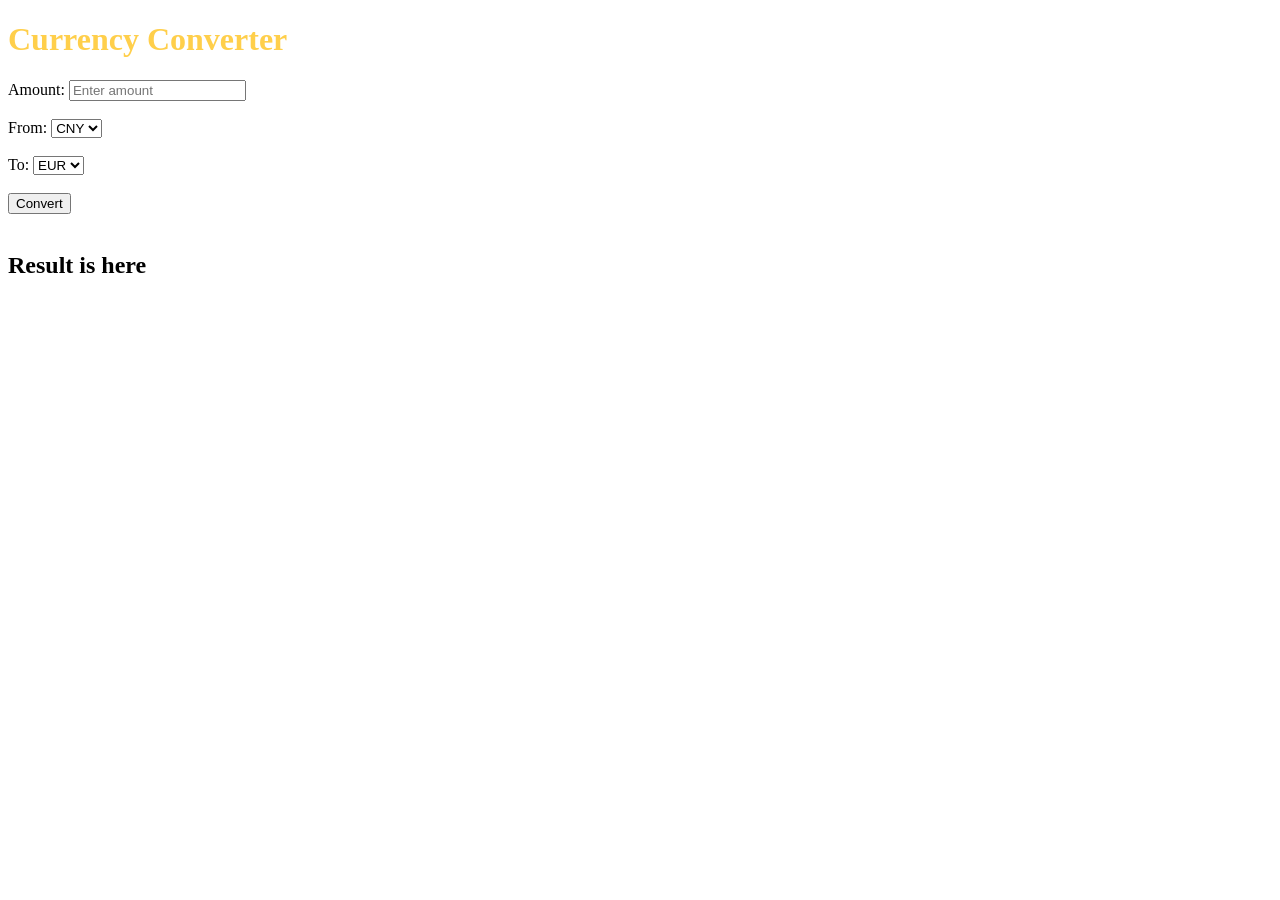
<file: index.html>
<!doctype html>
<html lang="en">
    <head>
        <meta charset="UTF-8">
        <meta name="viewport" content="width=device-width, initial-scale=1.0">
        <title>Currency Converter</title>
    </head>

    <style>
        h1{
            text-align:left;
            color:rgb(255, 207, 75);
        }

        <p class="result">{
            text-align:left;
            color:rgb(255, 207, 75);
        }
    </style>

    <body>
        <h1>Currency Converter</h1>
        <label for="amount">Amount:</label>
        <input type="number"id="amount" placeholder="Enter amount"><br><br>


        <label for="fromCurrency">From:</label>
        <select id="fromCurrency">
            <option value="CNY">CNY</option>
            <option value="EUR">EUR</option>
        </select>
        <br><br>

        <label for="toCurrency">To:</label>
        <select id="toCurrency">
            <option value="EUR">EUR</option>
            <option value="CNY">CNY</option>
        </select>
        <br><br>

        <button id="convertButton">Convert</button><br><br>

        <h2 id="result">Result is here</h2>

        <script src="CS7025-Programming for Digital Media-lesson3.js"></script>

    </body>
</html>
</file>
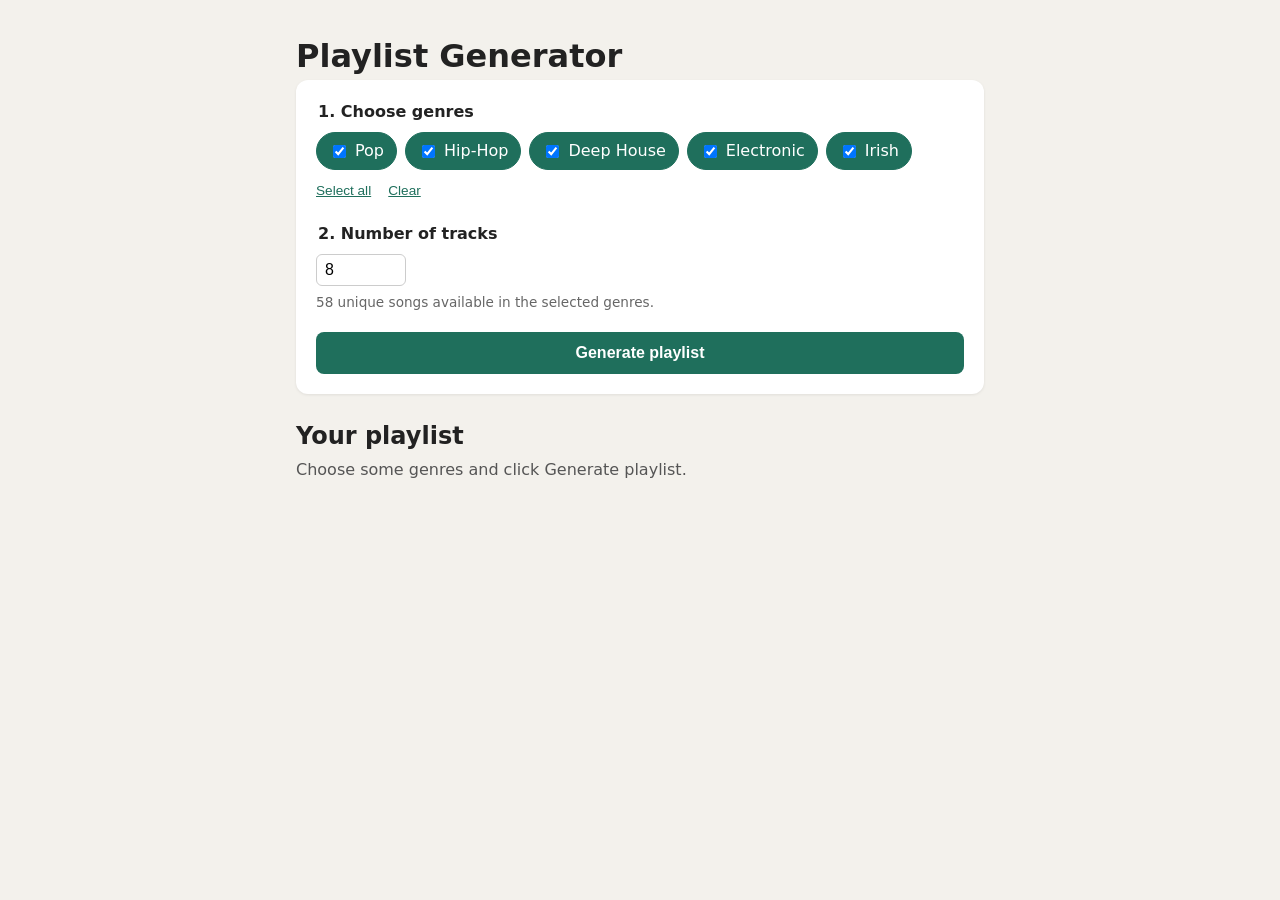
<file: lab5-playlist/index.html>
<!DOCTYPE html>
<html lang="en">
<head>
  <meta charset="UTF-8">
  <meta name="viewport" content="width=device-width, initial-scale=1.0">
  <title>Playlist Generator</title>
  <link rel="stylesheet" href="style.css">
</head>
<body>
  <main class="app">
    <header>
      <h1>Playlist Generator</h1>
    </header>

    <!-- Controls: the user picks genres and how many tracks they want -->
    <section class="controls">
      <fieldset>
        <legend>1. Choose genres</legend>
        <!-- The checkboxes are created by script.js from the library array -->
        <div id="genreList" class="genre-list"></div>
        <div class="small-buttons">
          <button type="button" id="selectAllBtn" class="link-btn">Select all</button>
          <button type="button" id="clearAllBtn" class="link-btn">Clear</button>
        </div>
      </fieldset>

      <fieldset>
        <legend>2. Number of tracks</legend>
        <input type="number" id="trackCount" min="1" value="8">
        <p id="availableInfo" class="hint"></p>
      </fieldset>

      <button type="button" id="generateBtn" class="generate-btn">Generate playlist</button>
    </section>


    <section class="output">
      <h2 id="playlistTitle">Your playlist</h2>
      <p id="message" class="message">Choose some genres and click Generate playlist.</p>
      <ol id="playlist" class="playlist"></ol>
    </section>
  </main>

  <script src="script.js"></script>
</body>
</html>
</file>
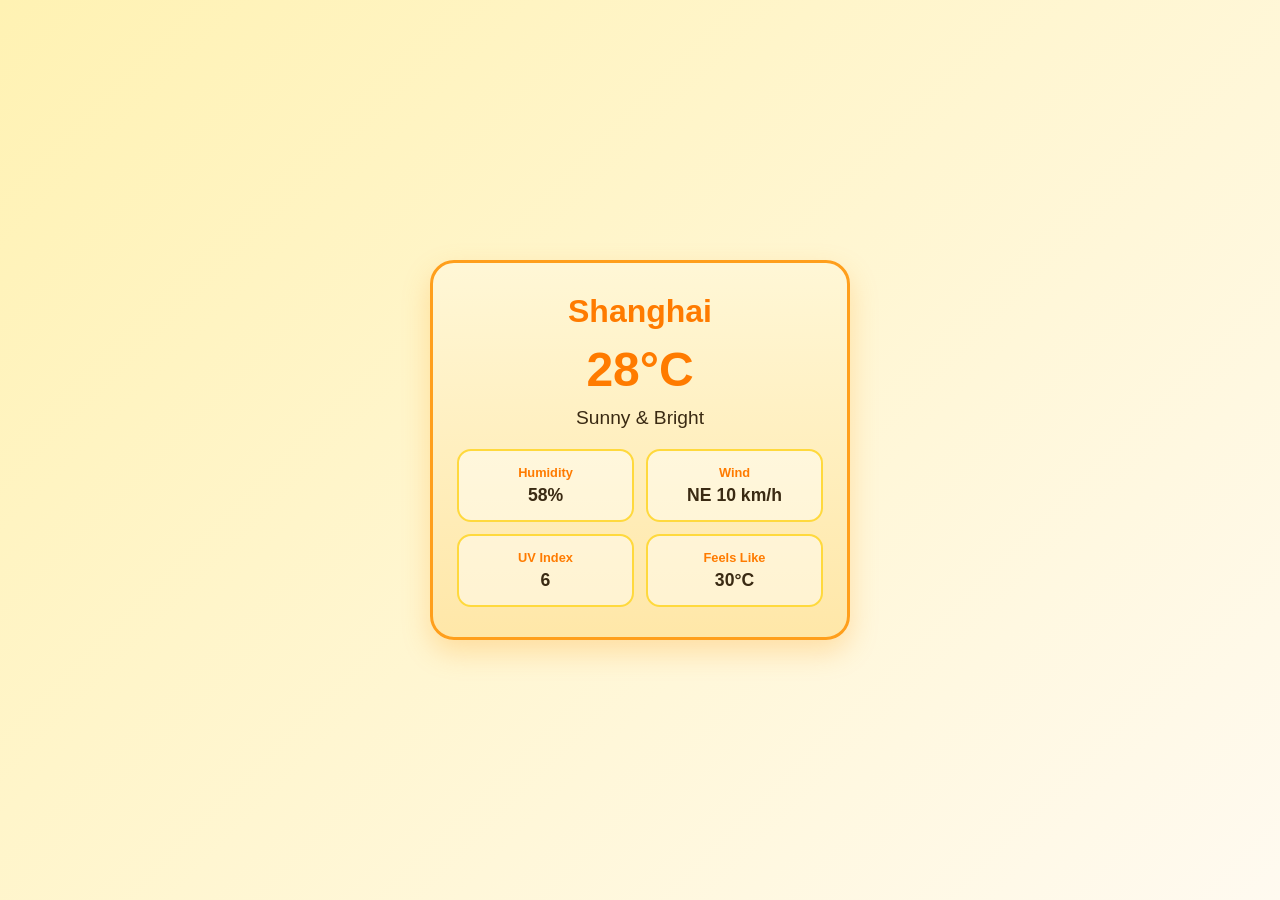
<file: lesson4_assignment_jfrong.html>
<!DOCTYPE html>
<html lang="en">
<head>
  <meta charset="UTF-8" />
  <meta name="viewport" content="width=device-width, initial-scale=1.0" />
  <title>Shanghai Weather Today</title>
  <style>
    :root {
      --sun-color: #ff9f1c;
      --sun-deep: #ff7b00;
      --butter: #ffd93d;
      --soft-yellow: #fff2b3;
      --cream: #fffaf0;
      --ink: #3a2a13;
      --shadow: rgba(255, 153, 0, 0.25);
    }

    * {
      box-sizing: border-box;
    }

    body {
      margin: 0;
      min-height: 100vh;
      display: flex;
      align-items: center;
      justify-content: center;
      background: linear-gradient(135deg, var(--soft-yellow), var(--cream));
      font-family: Arial, Helvetica, sans-serif;
      color: var(--ink);
    }

    .weather-card {
      width: 420px;
      background: linear-gradient(180deg, #fff7d6, #ffe7a8);
      border: 3px solid var(--sun-color);
      border-radius: 24px;
      box-shadow: 0 12px 28px var(--shadow);
      padding: 30px 24px;
      text-align: center;
    }

    .city {
      font-size: 2rem;
      font-weight: bold;
      color: var(--sun-deep);
      margin-bottom: 12px;
    }

    .temp {
      font-size: 3rem;
      font-weight: bold;
      color: var(--sun-deep);
      margin: 10px 0;
    }

    .condition {
      font-size: 1.2rem;
      color: var(--ink);
      margin-bottom: 20px;
    }

    .info {
      display: grid;
      grid-template-columns: repeat(2, 1fr);
      gap: 12px;
      margin-top: 20px;
    }

    .info-box {
      background: rgba(255, 255, 255, 0.45);
      border: 2px solid var(--butter);
      border-radius: 14px;
      padding: 14px 10px;
    }

    .label {
      font-size: 0.8rem;
      color: var(--sun-deep);
      font-weight: bold;
      margin-bottom: 5px;
    }

    .value {
      font-size: 1.1rem;
      font-weight: bold;
    }
  </style>
</head>
<body>
  <div class="weather-card">
    <div class="city">Shanghai</div>
    <div class="temp">28°C</div>
    <div class="condition">Sunny & Bright</div>

    <div class="info">
      <div class="info-box">
        <div class="label">Humidity</div>
        <div class="value">58%</div>
      </div>

      <div class="info-box">
        <div class="label">Wind</div>
        <div class="value">NE 10 km/h</div>
      </div>

      <div class="info-box">
        <div class="label">UV Index</div>
        <div class="value">6</div>
      </div>

      <div class="info-box">
        <div class="label">Feels Like</div>
        <div class="value">30°C</div>
      </div>
    </div>
  </div>
</body>
</html>
</file>
<file: lab5-playlist/style.css>
/* Simple, clean styling for the playlist generator */

* {
  box-sizing: border-box;
}

body {
  margin: 0;
  font-family: system-ui, -apple-system, "Segoe UI", Roboto, sans-serif;
  background: #f3f1ec;
  color: #222;
  line-height: 1.5;
}

.app {
  max-width: 720px;
  margin: 0 auto;
  padding: 32px 16px 48px;
}

h1 {
  margin: 0;
  font-size: 2rem;
}

.subtitle {
  margin: 4px 0 24px;
  color: #666;
  font-size: 0.9rem;
}


.controls {
  background: #fff;
  border-radius: 12px;
  padding: 20px;
  box-shadow: 0 1px 3px rgba(0, 0, 0, 0.08);
}

fieldset {
  border: none;
  padding: 0;
  margin: 0 0 20px;
}

legend {
  font-weight: 600;
  margin-bottom: 8px;
}

.genre-list {
  display: flex;
  flex-wrap: wrap;
  gap: 8px;
}

/* Each genre checkbox is styled like a "chip" */
.genre-chip {
  display: inline-flex;
  align-items: center;
  gap: 6px;
  padding: 6px 12px;
  border: 1px solid #ccc;
  border-radius: 999px;
  cursor: pointer;
  user-select: none;
}

.genre-chip:has(input:checked) {
  background: #1f6f5c;
  border-color: #1f6f5c;
  color: #fff;
}

.small-buttons {
  margin-top: 8px;
}

.link-btn {
  background: none;
  border: none;
  color: #1f6f5c;
  cursor: pointer;
  padding: 0;
  margin-right: 12px;
  font-size: 0.85rem;
  text-decoration: underline;
}

input[type="number"] {
  width: 90px;
  padding: 6px 8px;
  font-size: 1rem;
  border: 1px solid #ccc;
  border-radius: 6px;
}

.hint {
  margin: 6px 0 0;
  font-size: 0.85rem;
  color: #666;
}

.generate-btn {
  width: 100%;
  padding: 12px;
  font-size: 1rem;
  font-weight: 600;
  color: #fff;
  background: #1f6f5c;
  border: none;
  border-radius: 8px;
  cursor: pointer;
}

.generate-btn:hover {
  background: #185a4a;
}

/* ---------- Output ---------- */

.output {
  margin-top: 24px;
}

.output h2 {
  margin-bottom: 4px;
}

.message {
  color: #555;
  margin-top: 0;
}

.message.warning {
  color: #a5492a;
}

.playlist {
  padding-left: 0;
  list-style: none;
  counter-reset: track;
}

.playlist li {
  counter-increment: track;
  display: grid;
  grid-template-columns: 32px 1fr auto;
  align-items: center;
  gap: 8px;
  background: #fff;
  border-radius: 8px;
  padding: 10px 14px;
  margin-bottom: 6px;
}

.playlist li::before {
  content: counter(track);
  color: #999;
  font-variant-numeric: tabular-nums;
}

.song {
  font-weight: 600;
}

.artist {
  display: block;
  font-size: 0.85rem;
  color: #666;
}

.tag {
  font-size: 0.75rem;
  background: #e8efe9;
  color: #1f6f5c;
  padding: 2px 8px;
  border-radius: 999px;
  white-space: nowrap;
}
</file>
